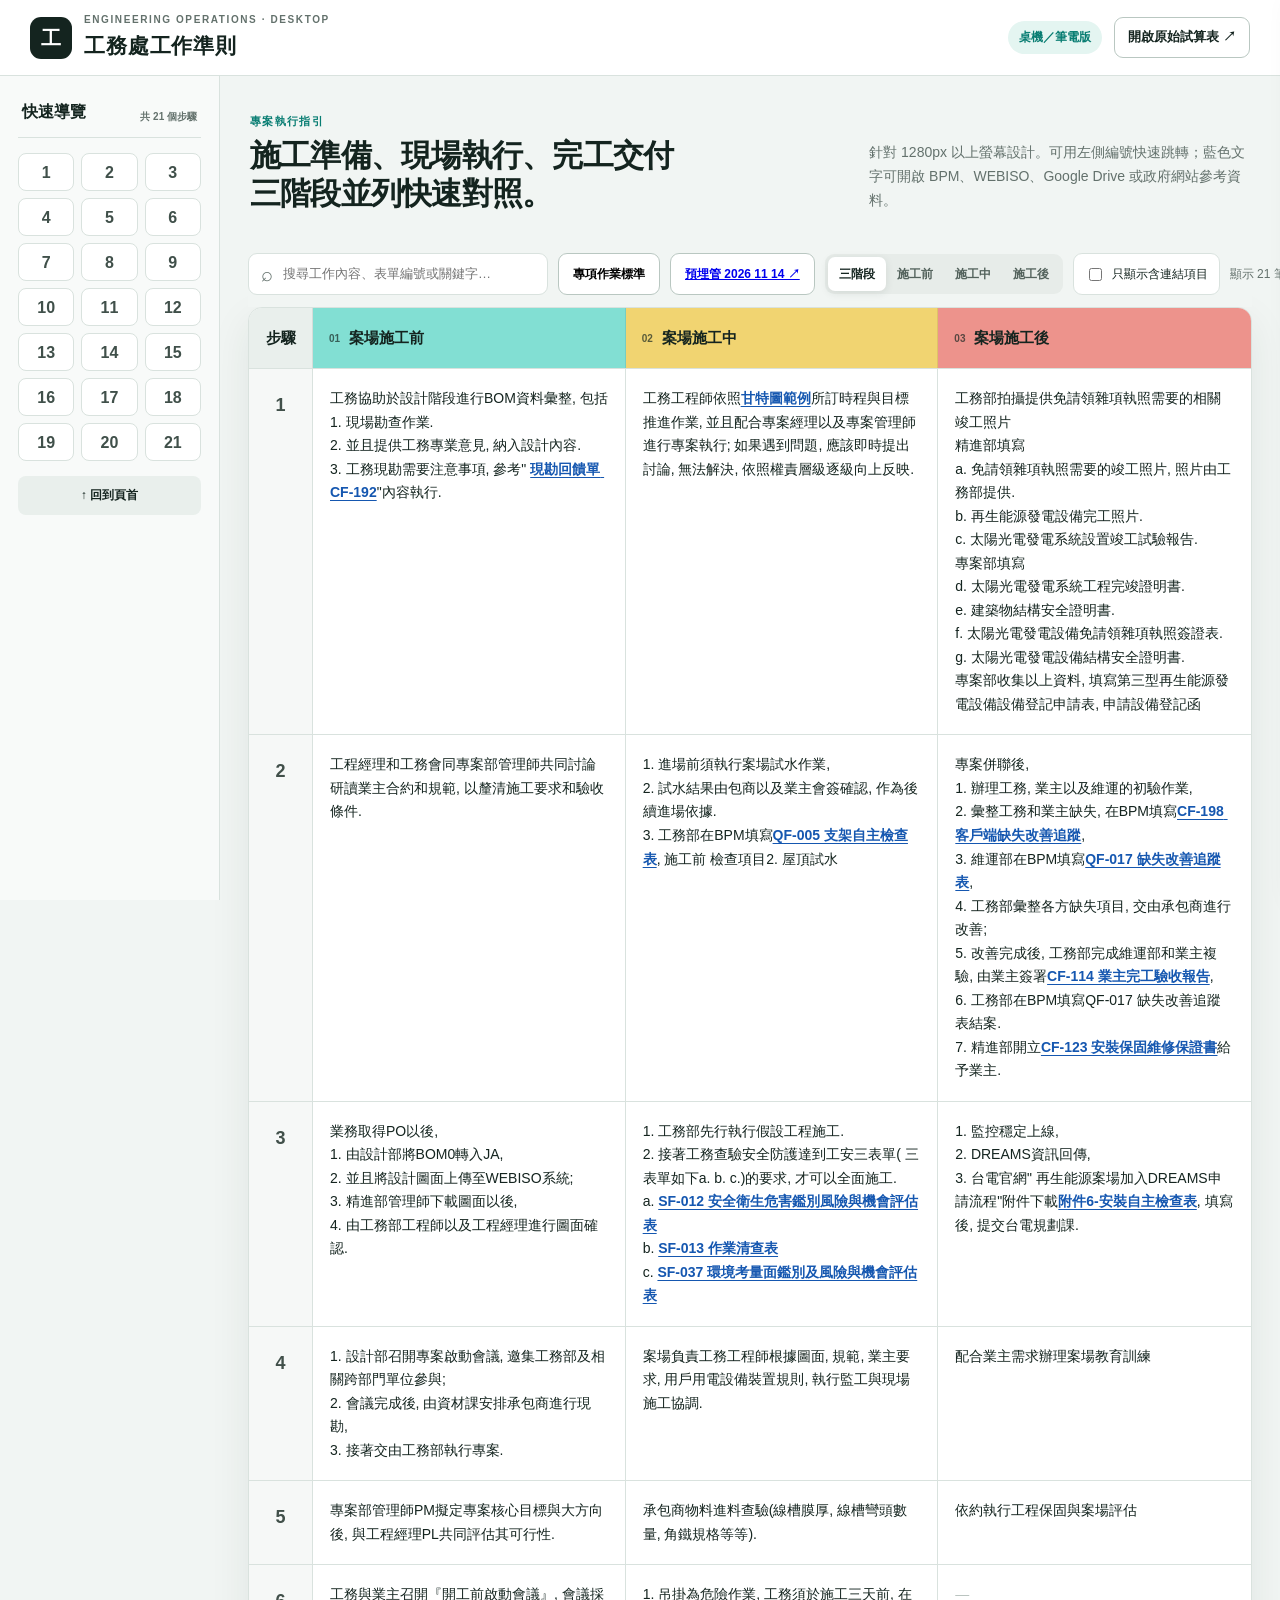
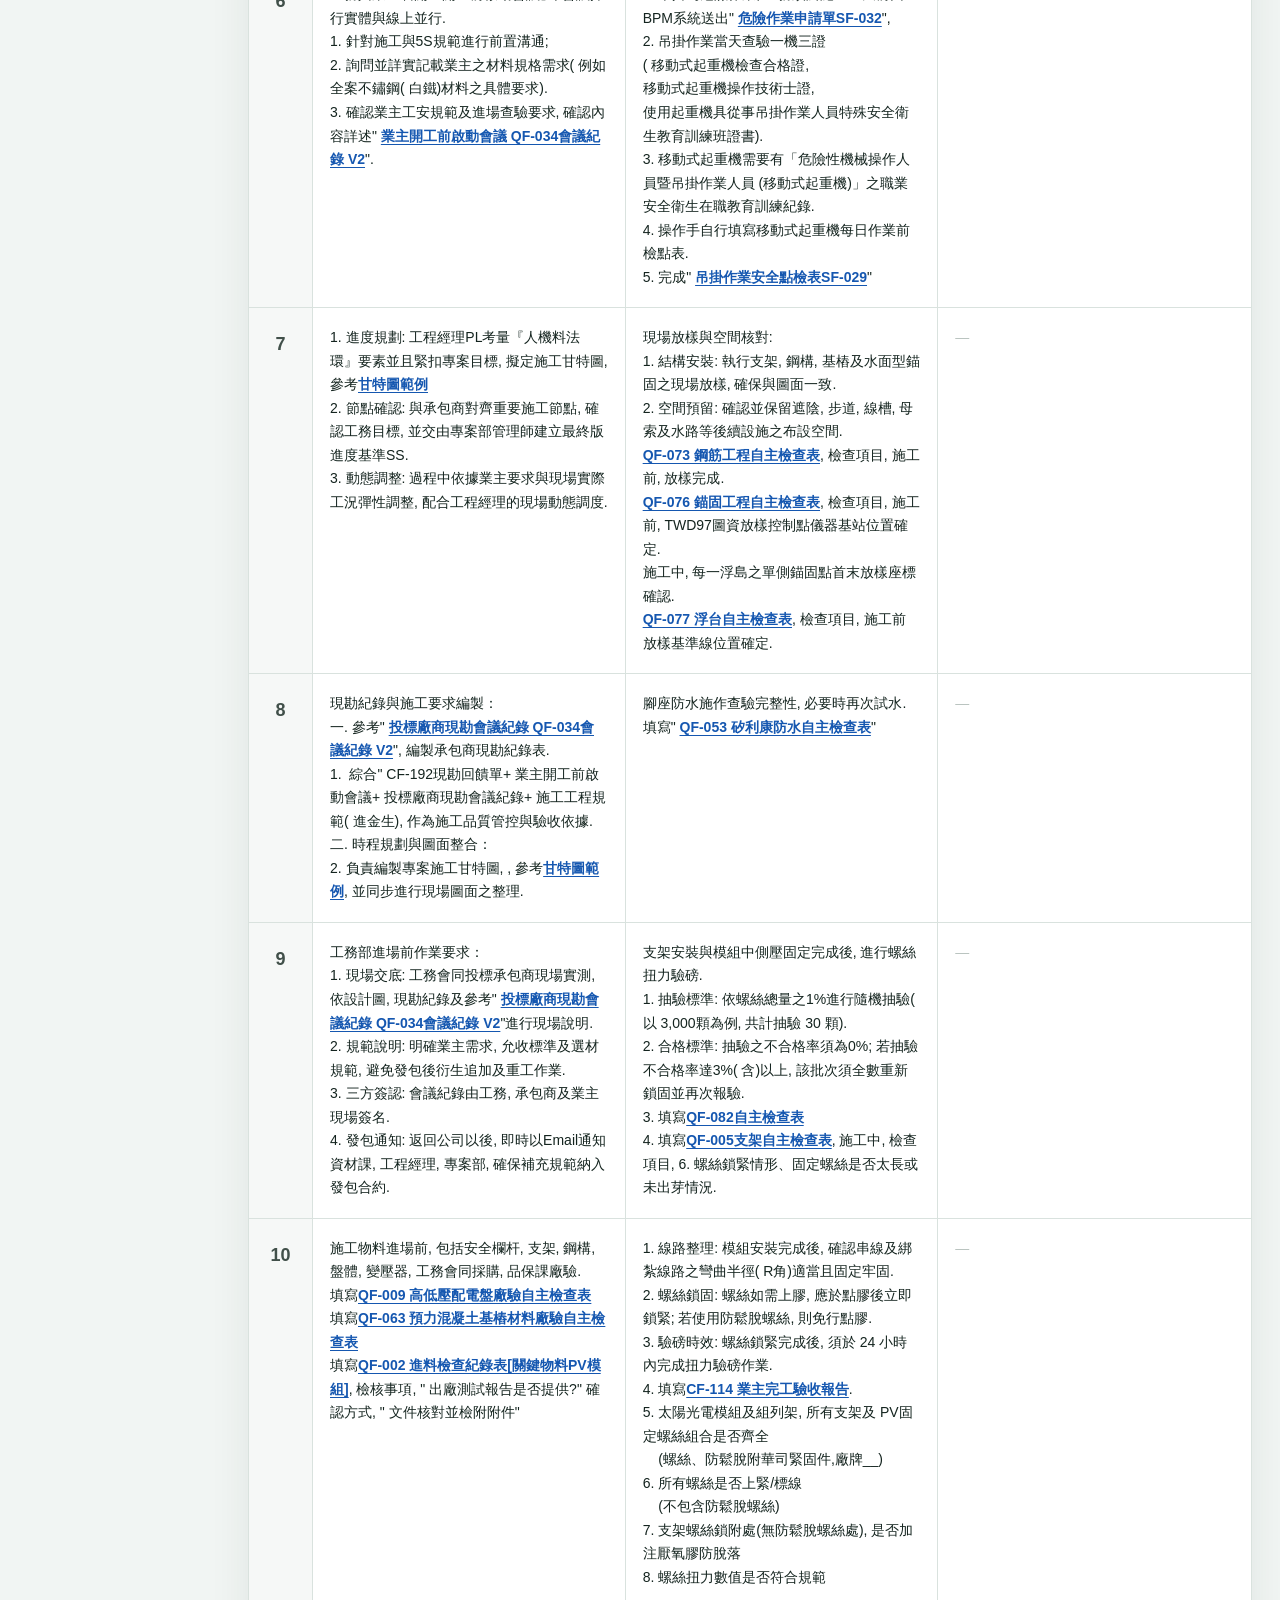
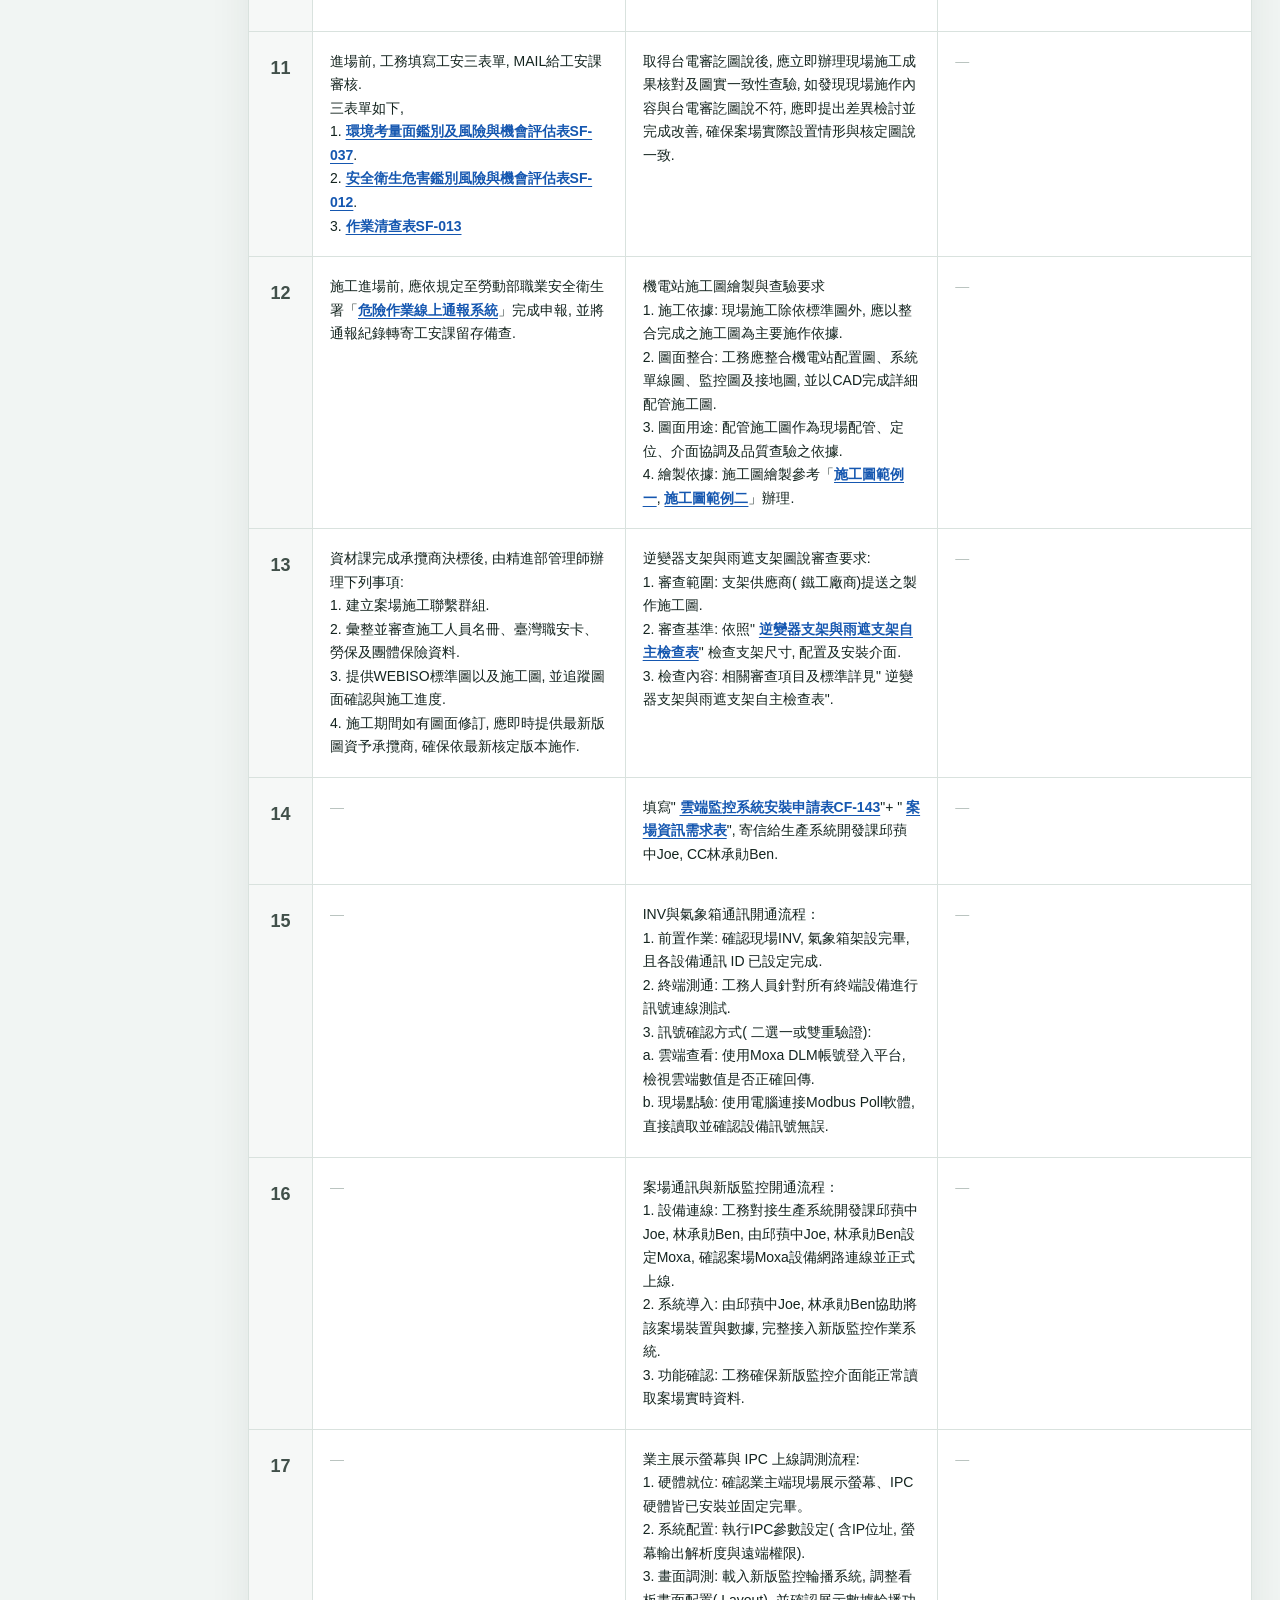
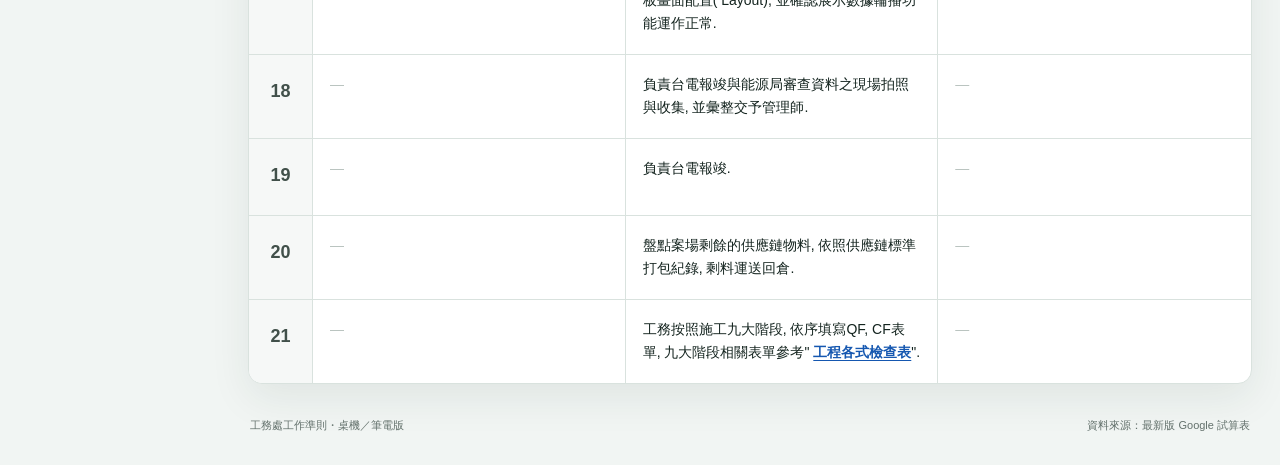
<file: index.html>
<!doctype html>
<html lang="zh-Hant">
<head>
  <meta charset="utf-8">
  <meta name="viewport" content="width=device-width,initial-scale=1">
  <meta name="description" content="工務處工作準則桌機版：施工前、施工中與施工後工作指引及參考表單">
  <title>工務處工作準則｜桌機版</title>
  <link rel="stylesheet" href="style.css">
</head>
<body>
  <header class="topbar">
    <div class="brand"><span class="brand-mark" aria-hidden="true">工</span><div><p class="eyebrow">ENGINEERING OPERATIONS · DESKTOP</p><h1>工務處工作準則</h1></div></div>
    <div class="header-actions"><span class="desktop-badge">桌機／筆電版</span><a class="source-link" href="https://docs.google.com/spreadsheets/d/1gBMufgeZN5NfxECtjKewOIs8gn62aR02M7CRxchHTWQ/edit" target="_blank" rel="noopener noreferrer">開啟原始試算表 ↗</a></div>
  </header>
  <div class="workspace">
    <aside class="sidebar" aria-label="步驟快速導覽">
      <div class="sidebar-title"><span>快速導覽</span><small>共 21 個步驟</small></div>
      <nav id="stepNav" class="step-nav"></nav>
      <button id="backToTop" class="back-top" type="button">↑ 回到頁首</button>
    </aside>
    <main>
      <section class="intro"><div><p class="kicker">專案執行指引</p><h2>施工準備、現場執行、完工交付<br>三階段並列快速對照。</h2></div><p class="intro-copy">針對 1280px 以上螢幕設計。可用左側編號快速跳轉；藍色文字可開啟 BPM、WEBISO、Google Drive 或政府網站參考資料。</p></section>
      <section class="control-bar" aria-label="內容篩選">
        <label class="search"><span aria-hidden="true">⌕</span><input id="searchInput" type="search" placeholder="搜尋工作內容、表單編號或關鍵字…" autocomplete="off"></label>
<button id="cableOpen" class="special-btn" type="button">
  專項作業標準
</button>
        <a class="special-btn" href="embedded-conduit-20261114.html">預埋管 2026 11 14 ↗</a>
        <nav class="stage-tabs" aria-label="施工階段"><button class="active" data-stage="all">三階段</button><button data-stage="before">施工前</button><button data-stage="during">施工中</button><button data-stage="after">施工後</button></nav>
        <label class="toggle"><input id="linksOnly" type="checkbox"><span>只顯示含連結項目</span></label>
        <span id="resultCount" class="result-count"></span>
      </section>
      <section class="guideline-shell">
        <div class="table-head"><div class="step-head">步驟</div><div class="stage-head before"><span>01</span>案場施工前</div><div class="stage-head during"><span>02</span>案場施工中</div><div class="stage-head after"><span>03</span>案場施工後</div></div>
        <div id="guidelineRows" class="guideline-rows"></div>
        <div id="emptyState" class="empty-state" hidden>找不到符合條件的工作項目。</div>
      </section>
      <footer><span>工務處工作準則・桌機／筆電版</span><span>資料來源：最新版 Google 試算表</span></footer>
    </main>
  </div>
  
<div id="cableOverlay" class="cable-overlay" hidden></div>

<aside id="cablePanel" class="cable-panel"
      aria-label="案場電纜報廢處理標準"
      aria-hidden="true">

  <div class="cable-header">
    <div>
      <small>工務處／專項作業標準 V1</small>
      <h2>案場電纜報廢處理標準</h2>
    </div>
    <button id="cableClose" type="button"
            aria-label="關閉查詢視窗">✕</button>
  </div>

  <div class="cable-body">
    

<section class="cable-section">
  <h3>太陽光電發電系統設計規範 V7</h3>
  <p>版次：2026/11/02｜設計三部</p>
  <p>包含系統設備規格、施工要求及標準圖。</p>

  <a href="https://drive.google.com/file/d/191LXZxrk0LIBOoqGJbNFPIChPQBLdpWG/view?usp=drive_link"
     target="_blank"
     rel="noopener noreferrer">
    開啟完整設計規範 ↗
  </a>
</section>

<section class="cable-section"><h3>預埋管 2026 11 14</h3><p>配電盤、監控盤、預埋配管與接地測試箱紀錄。</p><a href="embedded-conduit-20261114.html">開啟配管與接地紀錄 ↗</a></section>

<h3>選擇電纜種類</h3>

    <div class="cable-options">
      <label>
        <input type="radio" name="cableType"
               value="pv" checked>
        太陽能電纜 PV（4～6mm²）
      </label>

      <label>
        <input type="radio" name="cableType"
               value="xlpe">
        XLPE/PVC 電力電纜（8～300mm²）
      </label>

      <label>
        <input type="radio" name="cableType"
               value="hv">
        25kV（含）以上高壓電纜
      </label>
    </div>

    <div id="cableResult" aria-live="polite"></div>
  </div>
</aside>
<script src="script.js"></script>
</body>
</html>
</file>
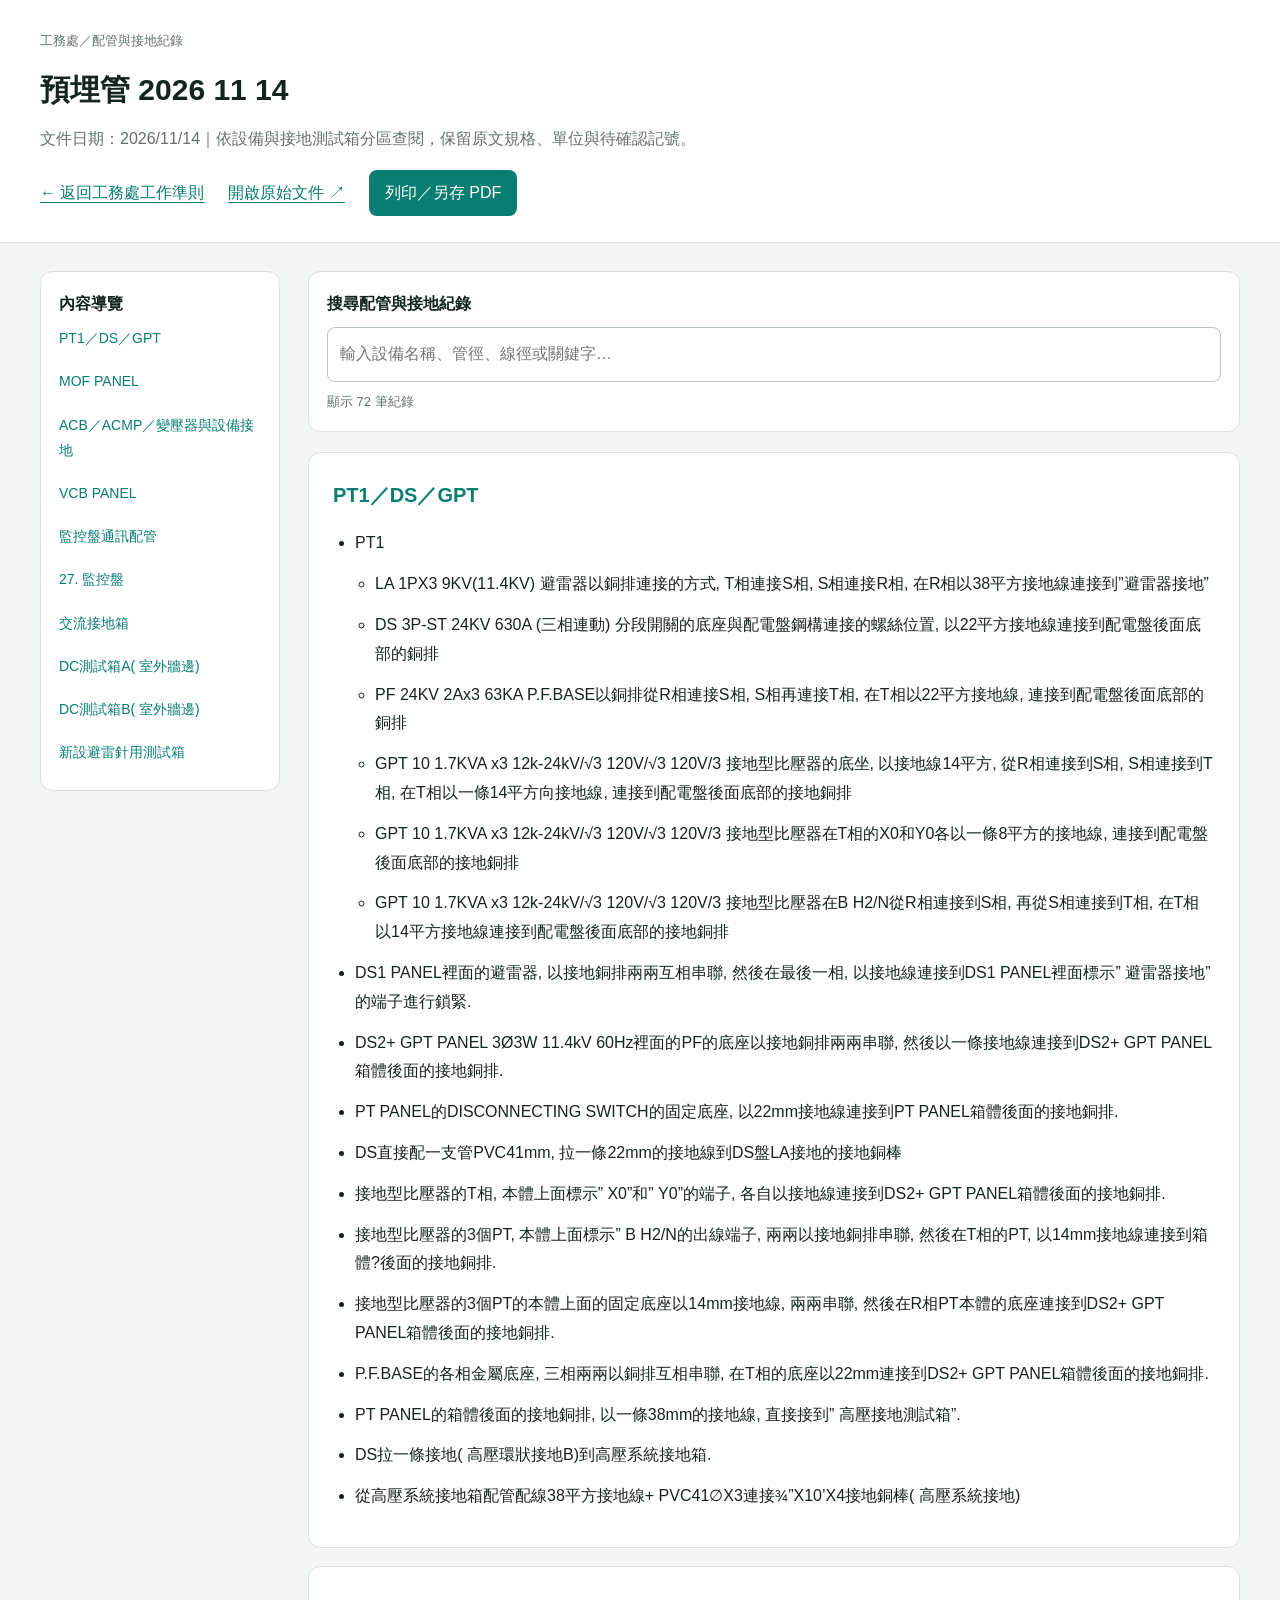
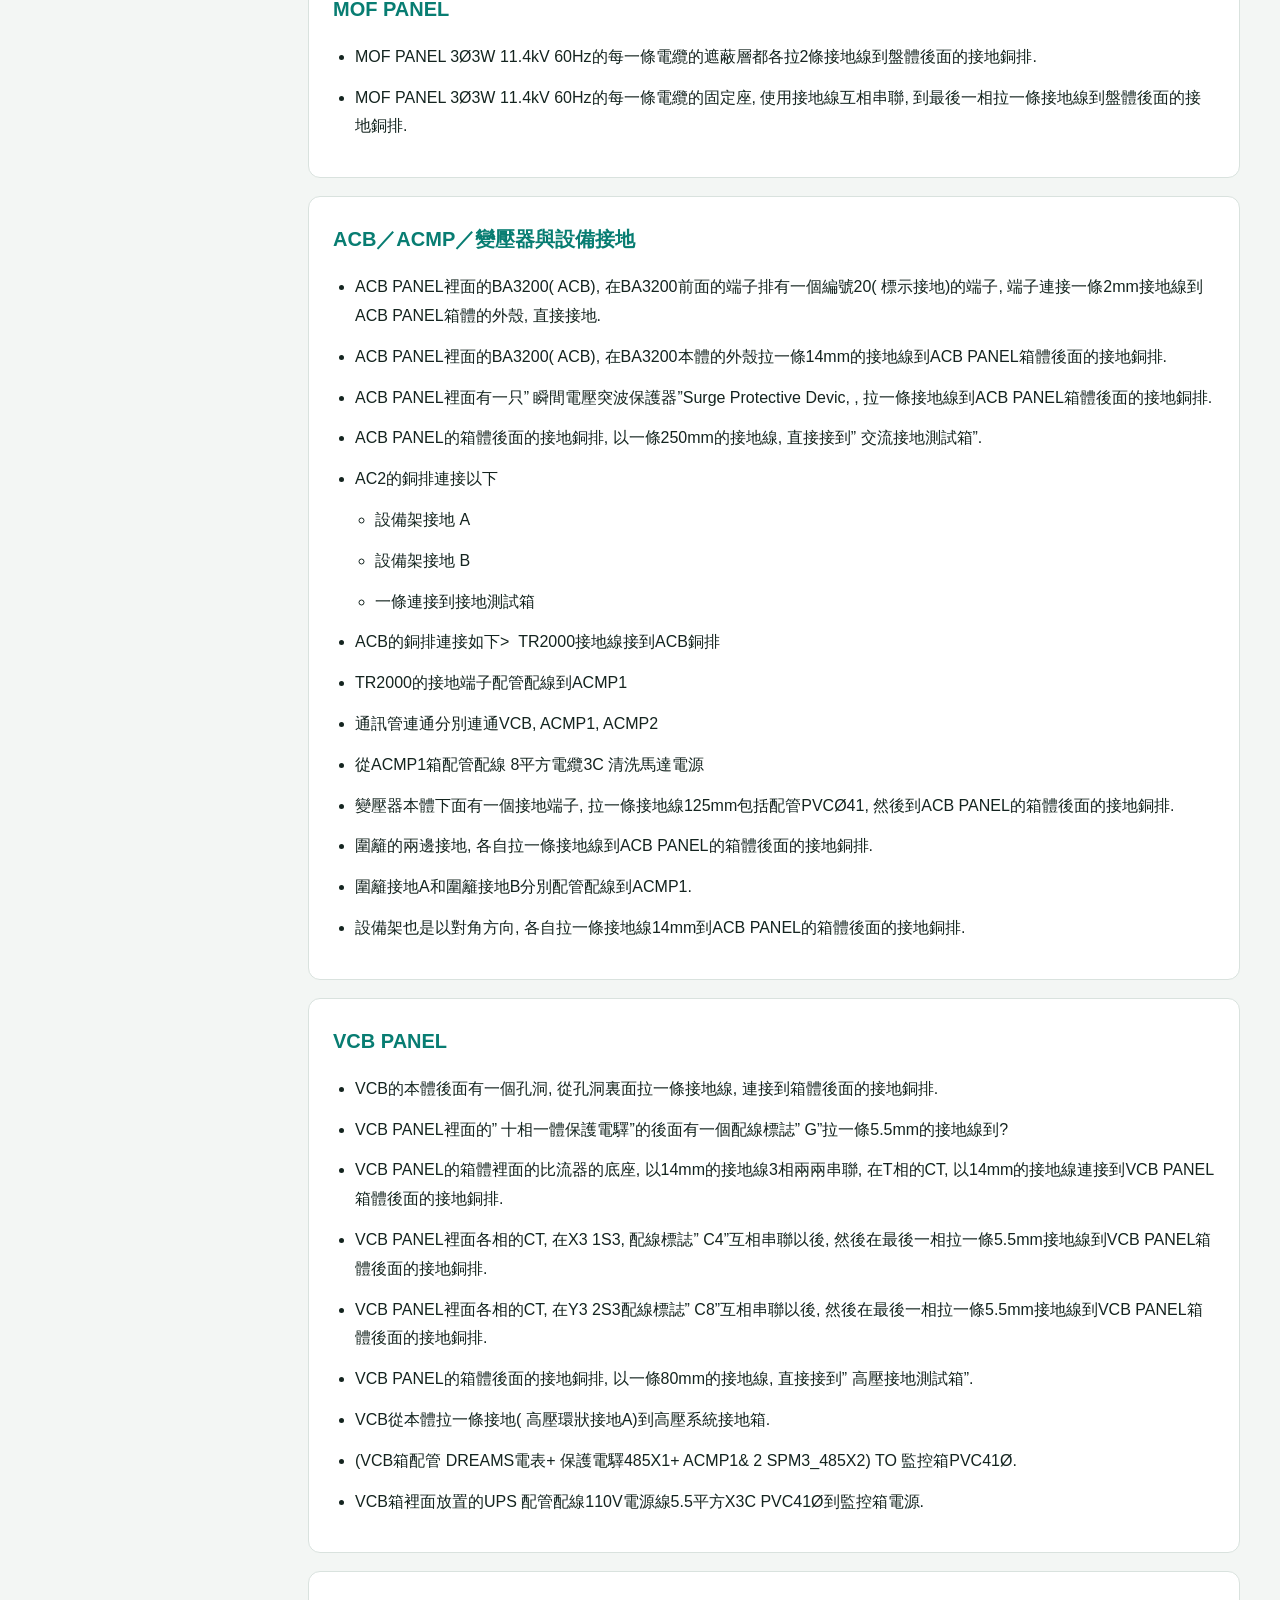
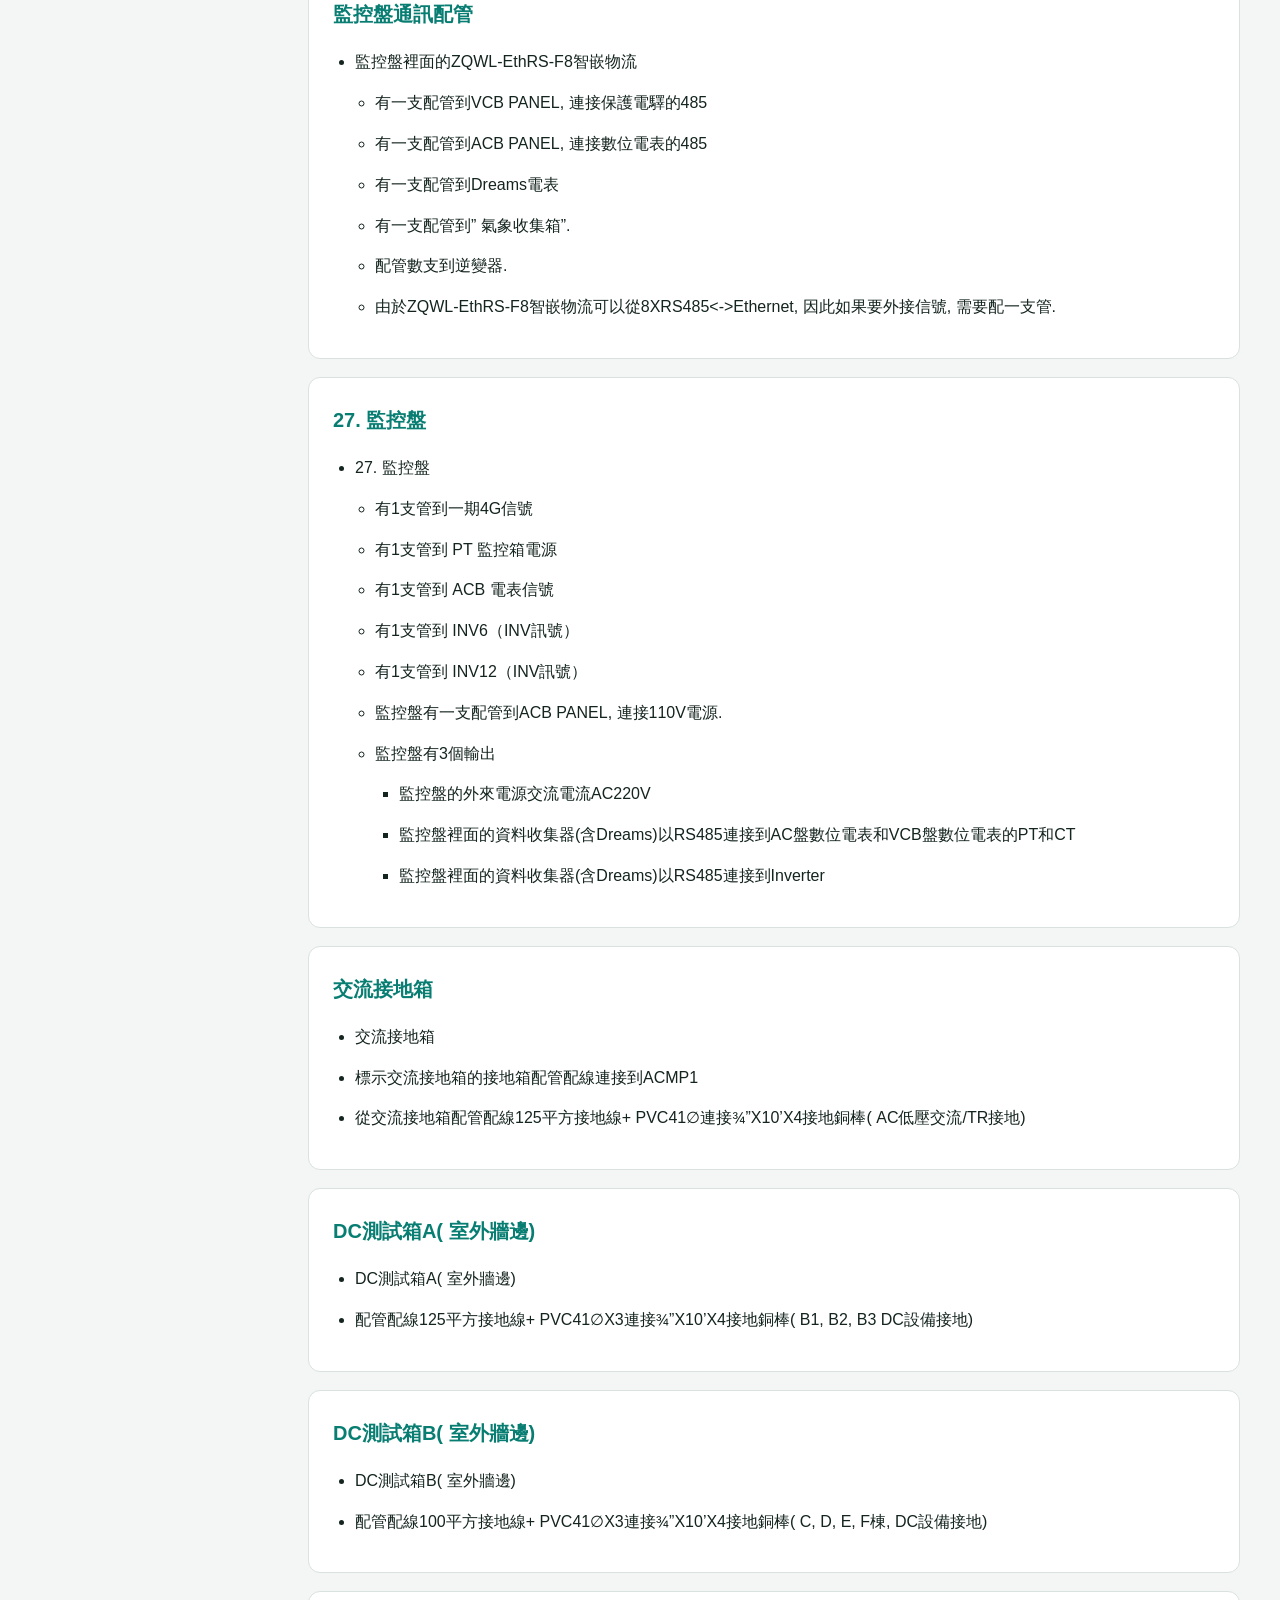
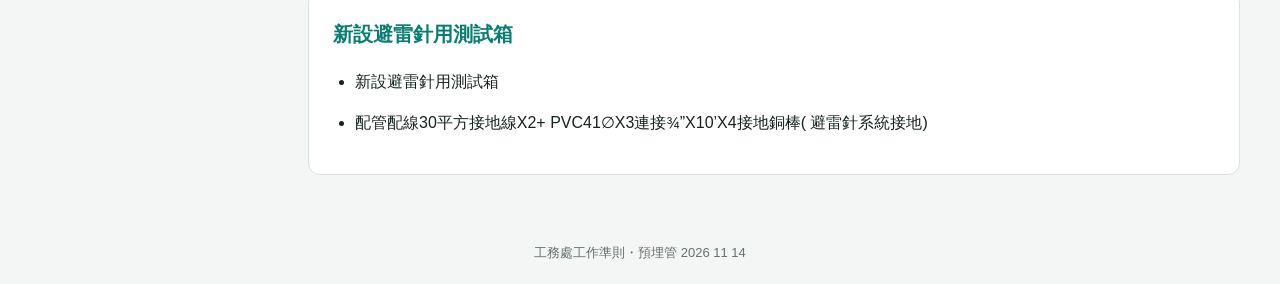
<file: embedded-conduit-20261114.html>
<!doctype html>
<html lang="zh-Hant">
<head><meta charset="utf-8"><meta name="viewport" content="width=device-width,initial-scale=1"><meta name="description" content="預埋管 2026 11 14：配電盤、監控盤、配管與接地紀錄。"><title>預埋管 2026 11 14｜工務處工作準則</title>
<style>
:root{font-family:"Microsoft JhengHei","Noto Sans TC",sans-serif;color:#14241f;background:#f3f6f4;line-height:1.8;scroll-behavior:smooth}*{box-sizing:border-box}body{margin:0}a{color:#087d72;text-underline-offset:4px}a:focus-visible,button:focus-visible,input:focus-visible{outline:3px solid #087d72;outline-offset:4px}header{background:white;border-bottom:1px solid #d9e2de;padding:26px max(24px,calc((100vw - 1200px)/2))}header small{color:#63716c}h1{font-size:30px;margin:8px 0}header p{margin:4px 0;color:#63716c}.actions{display:flex;flex-wrap:wrap;gap:12px 24px;align-items:center;margin-top:16px}button{background:#087d72;color:white;border:0;border-radius:8px;padding:9px 16px;font:inherit;cursor:pointer}.layout{max-width:1248px;margin:28px auto;display:grid;grid-template-columns:240px minmax(0,1fr);gap:28px;padding:0 24px}aside{align-self:start;position:sticky;top:20px;background:white;border:1px solid #d9e2de;border-radius:12px;padding:18px}nav{display:grid;gap:4px}nav a{padding:7px 0;font-size:14px;text-decoration:none}main{min-width:0}.search-bar{background:white;border:1px solid #d9e2de;border-radius:12px;padding:18px;margin-bottom:20px}.search-bar label{display:block;font-weight:700;margin-bottom:8px}input{width:100%;padding:12px;border:1px solid #b9c7c1;border-radius:8px;font:inherit}#count{display:block;margin-top:8px;color:#63716c;font-size:13px}.note-section{background:white;border:1px solid #d9e2de;border-radius:12px;padding:24px;margin-bottom:18px;scroll-margin-top:20px}.note-section h2{margin:0 0 16px;font-size:20px;color:#087d72}.note-section ul{padding-left:22px;margin:0}.note-section li{margin:12px 0;overflow-wrap:anywhere;white-space:pre-wrap}.nested{margin-left:20px!important;list-style-type:circle}.nested-deep{margin-left:44px!important;list-style-type:square}[hidden]{display:none!important}.empty{padding:24px;background:white;border-radius:12px}footer{text-align:center;padding:20px;color:#63716c;font-size:13px}@media(max-width:760px){h1{font-size:24px}.layout{grid-template-columns:1fr;padding:0 16px;margin-top:16px;gap:16px}aside{position:static}nav{grid-template-columns:repeat(2,minmax(0,1fr));gap:8px}.note-section{padding:20px}}@media print{body{background:white}aside,.search-bar,.actions,footer{display:none}.layout{display:block;max-width:none;margin:0;padding:0}.note-section{break-inside:avoid;border-radius:0;margin:0 0 12px;padding:14px}header{padding:0 0 16px}h1{font-size:24px}.note-section h2{font-size:18px}}
</style></head>
<body><header><small>工務處／配管與接地紀錄</small><h1>預埋管 2026 11 14</h1><p>文件日期：2026/11/14｜依設備與接地測試箱分區查閱，保留原文規格、單位與待確認記號。</p><div class="actions"><a href="index.html">← 返回工務處工作準則</a><a href="https://docs.google.com/document/d/1mmvgsEClSx2QxkV5pJVP_kas96Ht_s1cbfCfm8YY3eQ/edit?tab=t.0" target="_blank" rel="noopener noreferrer">開啟原始文件 ↗</a><button type="button" id="printButton">列印／另存 PDF</button></div></header>
<div class="layout"><aside aria-label="章節導覽"><strong>內容導覽</strong><nav><a href="#section-1">PT1／DS／GPT</a><a href="#section-2">MOF PANEL</a><a href="#section-3">ACB／ACMP／變壓器與設備接地</a><a href="#section-4">VCB PANEL</a><a href="#section-5">監控盤通訊配管</a><a href="#section-6">27. 監控盤</a><a href="#section-7">交流接地箱</a><a href="#section-8">DC測試箱A( 室外牆邊)</a><a href="#section-9">DC測試箱B( 室外牆邊)</a><a href="#section-10">新設避雷針用測試箱</a></nav></aside><main><div class="search-bar"><label for="noteSearch">搜尋配管與接地紀錄</label><input id="noteSearch" type="search" placeholder="輸入設備名稱、管徑、線徑或關鍵字…" autocomplete="off"><span id="count" role="status" aria-live="polite"></span></div><section class="note-section" id="section-1"><h2>PT1／DS／GPT</h2><ul><li class="">PT1</li>
<li class="nested">LA 1PX3 9KV(11.4KV) 避雷器以銅排連接的方式, T相連接S相, S相連接R相, 在R相以38平方接地線連接到”避雷器接地”</li>
<li class="nested">DS 3P-ST 24KV 630A (三相連動) 分段開關的底座與配電盤鋼構連接的螺絲位置, 以22平方接地線連接到配電盤後面底部的銅排</li>
<li class="nested">PF 24KV 2Ax3 63KA P.F.BASE以銅排從R相連接S相, S相再連接T相, 在T相以22平方接地線, 連接到配電盤後面底部的銅排</li>
<li class="nested">GPT 10 1.7KVA x3 12k-24kV/√3 120V/√3 120V/3 接地型比壓器的底坐, 以接地線14平方, 從R相連接到S相, S相連接到T相, 在T相以一條14平方向接地線, 連接到配電盤後面底部的接地銅排</li>
<li class="nested">GPT 10 1.7KVA x3 12k-24kV/√3 120V/√3 120V/3 接地型比壓器在T相的X0和Y0各以一條8平方的接地線, 連接到配電盤後面底部的接地銅排</li>
<li class="nested">GPT 10 1.7KVA x3 12k-24kV/√3 120V/√3 120V/3 接地型比壓器在B H2/N從R相連接到S相, 再從S相連接到T相, 在T相以14平方接地線連接到配電盤後面底部的接地銅排</li>
<li class="">DS1 PANEL裡面的避雷器, 以接地銅排兩兩互相串聯, 然後在最後一相, 以接地線連接到DS1 PANEL裡面標示” 避雷器接地”的端子進行鎖緊.</li>
<li class="">DS2+ GPT PANEL 3Ø3W 11.4kV 60Hz裡面的PF的底座以接地銅排兩兩串聯, 然後以一條接地線連接到DS2+ GPT PANEL箱體後面的接地銅排.</li>
<li class="">PT PANEL的DISCONNECTING SWITCH的固定底座, 以22mm接地線連接到PT PANEL箱體後面的接地銅排.</li>
<li class="">DS直接配一支管PVC41mm, 拉一條22mm的接地線到DS盤LA接地的接地銅棒</li>
<li class="">接地型比壓器的T相, 本體上面標示” X0”和” Y0”的端子, 各自以接地線連接到DS2+ GPT PANEL箱體後面的接地銅排.</li>
<li class="">接地型比壓器的3個PT, 本體上面標示” B H2/N的出線端子, 兩兩以接地銅排串聯, 然後在T相的PT, 以14mm接地線連接到箱體?後面的接地銅排.</li>
<li class="">接地型比壓器的3個PT的本體上面的固定底座以14mm接地線, 兩兩串聯, 然後在R相PT本體的底座連接到DS2+ GPT PANEL箱體後面的接地銅排.</li>
<li class="">P.F.BASE的各相金屬底座, 三相兩兩以銅排互相串聯, 在T相的底座以22mm連接到DS2+ GPT PANEL箱體後面的接地銅排.</li>
<li class="">PT PANEL的箱體後面的接地銅排, 以一條38mm的接地線, 直接接到” 高壓接地測試箱”.</li>
<li class="">DS拉一條接地( 高壓環狀接地B)到高壓系統接地箱.</li>
<li class="">從高壓系統接地箱配管配線38平方接地線+ PVC41∅X3連接¾”X10’X4接地銅棒( 高壓系統接地)</li></ul></section>
<section class="note-section" id="section-2"><h2>MOF PANEL</h2><ul><li class="">MOF PANEL 3Ø3W 11.4kV 60Hz的每一條電纜的遮蔽層都各拉2條接地線到盤體後面的接地銅排.</li>
<li class="">MOF PANEL 3Ø3W 11.4kV 60Hz的每一條電纜的固定座, 使用接地線互相串聯, 到最後一相拉一條接地線到盤體後面的接地銅排.</li></ul></section>
<section class="note-section" id="section-3"><h2>ACB／ACMP／變壓器與設備接地</h2><ul><li class="">ACB PANEL裡面的BA3200( ACB), 在BA3200前面的端子排有一個編號20( 標示接地)的端子, 端子連接一條2mm接地線到ACB PANEL箱體的外殼, 直接接地.</li>
<li class="">ACB PANEL裡面的BA3200( ACB), 在BA3200本體的外殼拉一條14mm的接地線到ACB PANEL箱體後面的接地銅排.</li>
<li class="">ACB PANEL裡面有一只” 瞬間電壓突波保護器”Surge Protective Devic, , 拉一條接地線到ACB PANEL箱體後面的接地銅排.</li>
<li class="">ACB PANEL的箱體後面的接地銅排, 以一條250mm的接地線, 直接接到” 交流接地測試箱”.</li>
<li class="">AC2的銅排連接以下</li>
<li class="nested">設備架接地 A</li>
<li class="nested">設備架接地 B</li>
<li class="nested">一條連接到接地測試箱</li>
<li class="">ACB的銅排連接如下&gt;  TR2000接地線接到ACB銅排</li>
<li class="">TR2000的接地端子配管配線到ACMP1</li>
<li class="">通訊管連通分別連通VCB, ACMP1, ACMP2</li>
<li class="">從ACMP1箱配管配線 8平方電纜3C 清洗馬達電源</li>
<li class="">變壓器本體下面有一個接地端子, 拉一條接地線125mm包括配管PVCØ41, 然後到ACB PANEL的箱體後面的接地銅排.</li>
<li class="">圍籬的兩邊接地, 各自拉一條接地線到ACB PANEL的箱體後面的接地銅排.</li>
<li class="">圍籬接地A和圍籬接地B分別配管配線到ACMP1.</li>
<li class="">設備架也是以對角方向, 各自拉一條接地線14mm到ACB PANEL的箱體後面的接地銅排.</li></ul></section>
<section class="note-section" id="section-4"><h2>VCB PANEL</h2><ul><li class="">VCB的本體後面有一個孔洞, 從孔洞裏面拉一條接地線, 連接到箱體後面的接地銅排.</li>
<li class="">VCB PANEL裡面的” 十相一體保護電驛”的後面有一個配線標誌” G”拉一條5.5mm的接地線到?</li>
<li class="">VCB PANEL的箱體裡面的比流器的底座, 以14mm的接地線3相兩兩串聯, 在T相的CT, 以14mm的接地線連接到VCB PANEL箱體後面的接地銅排.</li>
<li class="">VCB PANEL裡面各相的CT, 在X3 1S3, 配線標誌” C4”互相串聯以後, 然後在最後一相拉一條5.5mm接地線到VCB PANEL箱體後面的接地銅排.</li>
<li class="">VCB PANEL裡面各相的CT, 在Y3 2S3配線標誌” C8”互相串聯以後, 然後在最後一相拉一條5.5mm接地線到VCB PANEL箱體後面的接地銅排.</li>
<li class="">VCB PANEL的箱體後面的接地銅排, 以一條80mm的接地線, 直接接到” 高壓接地測試箱”.</li>
<li class="">VCB從本體拉一條接地( 高壓環狀接地A)到高壓系統接地箱.</li>
<li class="">(VCB箱配管 DREAMS電表+ 保護電驛485X1+ ACMP1&amp; 2 SPM3_485X2) TO 監控箱PVC41Ø.</li>
<li class="">VCB箱裡面放置的UPS 配管配線110V電源線5.5平方X3C PVC41Ø到監控箱電源.</li></ul></section>
<section class="note-section" id="section-5"><h2>監控盤通訊配管</h2><ul><li class="">監控盤裡面的ZQWL-EthRS-F8智嵌物流</li>
<li class="nested">有一支配管到VCB PANEL, 連接保護電驛的485</li>
<li class="nested">有一支配管到ACB PANEL, 連接數位電表的485</li>
<li class="nested">有一支配管到Dreams電表</li>
<li class="nested">有一支配管到” 氣象收集箱”.</li>
<li class="nested">配管數支到逆變器.</li>
<li class="nested">由於ZQWL-EthRS-F8智嵌物流可以從8XRS485&lt;-&gt;Ethernet, 因此如果要外接信號, 需要配一支管.</li></ul></section>
<section class="note-section" id="section-6"><h2>27. 監控盤</h2><ul><li class="">27. 監控盤</li>
<li class="nested">有1支管到一期4G信號</li>
<li class="nested">有1支管到 PT 監控箱電源</li>
<li class="nested">有1支管到 ACB 電表信號</li>
<li class="nested">有1支管到 INV6（INV訊號）</li>
<li class="nested">有1支管到 INV12（INV訊號）</li>
<li class="nested">監控盤有一支配管到ACB PANEL, 連接110V電源.</li>
<li class="nested">監控盤有3個輸出</li>
<li class="nested-deep">監控盤的外來電源交流電流AC220V</li>
<li class="nested-deep">監控盤裡面的資料收集器(含Dreams)以RS485連接到AC盤數位電表和VCB盤數位電表的PT和CT</li>
<li class="nested-deep">監控盤裡面的資料收集器(含Dreams)以RS485連接到Inverter</li></ul></section>
<section class="note-section" id="section-7"><h2>交流接地箱</h2><ul><li class="">交流接地箱</li>
<li class="">標示交流接地箱的接地箱配管配線連接到ACMP1</li>
<li class="">從交流接地箱配管配線125平方接地線+ PVC41∅連接¾”X10’X4接地銅棒( AC低壓交流/TR接地)</li></ul></section>
<section class="note-section" id="section-8"><h2>DC測試箱A( 室外牆邊)</h2><ul><li class="">DC測試箱A( 室外牆邊)</li>
<li class="">配管配線125平方接地線+ PVC41∅X3連接¾”X10’X4接地銅棒( B1, B2, B3 DC設備接地)</li></ul></section>
<section class="note-section" id="section-9"><h2>DC測試箱B( 室外牆邊)</h2><ul><li class="">DC測試箱B( 室外牆邊)</li>
<li class="">配管配線100平方接地線+ PVC41∅X3連接¾”X10’X4接地銅棒( C, D, E, F棟, DC設備接地)</li></ul></section>
<section class="note-section" id="section-10"><h2>新設避雷針用測試箱</h2><ul><li class="">新設避雷針用測試箱</li>
<li class="">配管配線30平方接地線X2+ PVC41∅X3連接¾”X10’X4接地銅棒( 避雷針系統接地)</li></ul></section><p class="empty" id="noResults" hidden>找不到符合的內容，請更換關鍵字。</p></main></div><footer>工務處工作準則・預埋管 2026 11 14</footer>
<script>
const search=document.getElementById("noteSearch"),sections=[...document.querySelectorAll(".note-section")];
function filterNotes(){const query=search.value.trim().toLowerCase();let count=0;sections.forEach(section=>{const titleMatch=section.querySelector("h2").textContent.toLowerCase().includes(query);const items=[...section.querySelectorAll("li")];items.forEach(item=>{item.hidden=!!query&&!titleMatch&&!item.textContent.toLowerCase().includes(query);if(!item.hidden)count++});section.hidden=items.every(item=>item.hidden);document.querySelector('nav a[href="#'+section.id+'"]').hidden=section.hidden});document.getElementById("count").textContent="顯示 "+count+" 筆紀錄";document.getElementById("noResults").hidden=count!==0}
search.addEventListener("input",filterNotes);document.getElementById("printButton").addEventListener("click",()=>window.print());filterNotes();
</script></body></html>
</file>
<file: style.css>
:root{--ink:#14241f;--muted:#63716c;--line:#d9e2de;--paper:#fff;--bg:#f1f5f3;--before:#087d72;--during:#9b6505;--after:#ae3c37;--link:#1557b0;--sidebar:220px;--top:76px;--shadow:0 14px 40px rgba(28,52,44,.08)}
*{box-sizing:border-box}html{scroll-behavior:smooth;scroll-padding-top:154px}body{margin:0;background:var(--bg);color:var(--ink);font-family:"Microsoft JhengHei","Noto Sans TC",Arial,sans-serif;line-height:1.7;min-width:1100px}.topbar{height:var(--top);padding:0 30px;display:flex;align-items:center;justify-content:space-between;background:rgba(255,255,255,.96);border-bottom:1px solid var(--line);position:sticky;top:0;z-index:30;backdrop-filter:blur(10px)}.brand{display:flex;gap:12px;align-items:center}.brand-mark{width:42px;height:42px;border-radius:11px;display:grid;place-items:center;background:var(--ink);color:#fff;font-weight:800;font-size:20px}.brand p,.brand h1{margin:0}.eyebrow{font-size:10px;letter-spacing:.16em;color:var(--muted);font-weight:700}.brand h1{font-size:21px;letter-spacing:.04em}.header-actions{display:flex;align-items:center;gap:12px}.desktop-badge{font-size:12px;font-weight:800;color:var(--before);background:#e4f5f1;padding:6px 11px;border-radius:999px}.source-link{color:var(--ink);text-decoration:none;border:1px solid #b9c7c1;border-radius:9px;padding:8px 13px;font-size:13px;font-weight:700}.source-link:hover{background:var(--ink);color:#fff}.workspace{display:grid;grid-template-columns:var(--sidebar) minmax(0,1fr);max-width:1920px;margin:auto}.sidebar{height:calc(100vh - var(--top));position:sticky;top:var(--top);padding:22px 18px;border-right:1px solid var(--line);background:#f8faf9;overflow:auto}.sidebar-title{display:flex;justify-content:space-between;align-items:end;padding:0 4px 12px;border-bottom:1px solid var(--line);font-weight:800}.sidebar-title small{color:var(--muted);font-size:10px;font-weight:600}.step-nav{display:grid;grid-template-columns:repeat(3,1fr);gap:7px;padding:15px 0}.step-nav button{height:38px;border:1px solid var(--line);border-radius:8px;background:#fff;color:#40504a;font:inherit;font-weight:800;cursor:pointer}.step-nav button:hover,.step-nav button.active{color:#fff;background:var(--ink);border-color:var(--ink)}.step-nav button[hidden]{display:none}.back-top{width:100%;border:0;border-radius:8px;background:#e9efec;color:var(--ink);padding:9px;font:inherit;font-size:12px;font-weight:800;cursor:pointer}.back-top:hover{background:#dce6e1}main{width:100%;min-width:0;padding:0 28px}.intro{padding:36px 2px 28px;display:grid;grid-template-columns:minmax(520px,1.2fr) minmax(320px,.8fr);gap:48px;align-items:end}.kicker{margin:0 0 6px;color:var(--before);font-weight:800;letter-spacing:.12em;font-size:11px}.intro h2{font-size:clamp(28px,2.4vw,42px);line-height:1.24;margin:0;letter-spacing:-.025em}.intro-copy{margin:0;color:var(--muted);font-size:14px;max-width:560px}.control-bar{position:sticky;top:var(--top);z-index:22;display:flex;align-items:center;gap:10px;padding:12px 0;background:var(--bg)}.search{height:42px;min-width:300px;max-width:480px;flex:1;display:flex;align-items:center;gap:8px;background:#fff;border:1px solid var(--line);border-radius:9px;padding:0 12px}.search span{font-size:20px;color:var(--muted)}.search input{width:100%;border:0;outline:0;background:transparent;font:inherit;font-size:13px;color:inherit}.stage-tabs{display:flex;background:#e7ece9;border-radius:9px;padding:3px}.stage-tabs button{border:0;background:transparent;border-radius:7px;padding:7px 11px;white-space:nowrap;font:inherit;font-size:12px;font-weight:800;color:#53625c;cursor:pointer}.stage-tabs button.active{background:#fff;color:var(--ink);box-shadow:0 2px 8px rgba(25,45,38,.1)}.toggle{height:42px;display:flex;align-items:center;gap:7px;padding:0 11px;border:1px solid var(--line);border-radius:9px;background:#fff;font-size:12px;cursor:pointer;white-space:nowrap}.toggle input{accent-color:var(--before)}.result-count{margin-left:auto;color:var(--muted);font-size:12px;white-space:nowrap}.guideline-shell{background:var(--paper);border:1px solid var(--line);border-radius:14px;box-shadow:var(--shadow);overflow:clip;margin-bottom:28px}.table-head,.guideline-row{display:grid;grid-template-columns:64px repeat(3,minmax(250px,1fr))}.guideline-shell:not([data-stage="all"]) .table-head{grid-template-columns:64px minmax(0,1fr)}.guideline-shell[data-stage="before"] .stage-head:not(.before),.guideline-shell[data-stage="during"] .stage-head:not(.during),.guideline-shell[data-stage="after"] .stage-head:not(.after){display:none}.table-head{position:sticky;top:calc(var(--top) + 66px);z-index:20;border-bottom:1px solid var(--line)}.table-head>div{min-height:60px;display:flex;align-items:center;padding:11px 16px;font-size:15px;font-weight:800;border-right:1px solid rgba(0,0,0,.08)}.table-head>div:last-child{border-right:0}.step-head{justify-content:center;background:#e9efec}.stage-head span{font-size:10px;opacity:.68;margin-right:9px}.stage-head.before{background:#82dfd3}.stage-head.during{background:#f1d471}.stage-head.after{background:#ed938c}.guideline-row{border-bottom:1px solid var(--line);scroll-margin-top:150px}.guideline-row:last-child{border-bottom:0}.step-cell{background:#f6f8f7;display:flex;align-items:flex-start;justify-content:center;padding-top:21px;font-size:18px;font-weight:800;color:#41504a;border-right:1px solid var(--line)}.content-cell{padding:18px 17px;white-space:pre-wrap;font-size:14px;line-height:1.68;border-right:1px solid var(--line);min-height:76px;overflow-wrap:anywhere}.content-cell:last-child{border-right:0}.content-cell:empty:after{content:"—";color:#bac4c0}.content-cell a{color:var(--link);font-weight:700;text-decoration-thickness:1px;text-underline-offset:3px}.content-cell a:hover{color:#0a3e80;background:#eaf2ff}.guideline-row:hover .content-cell{background:#fbfcfb}.stage-hidden{display:none}.guideline-shell:not([data-stage="all"]) .guideline-row{grid-template-columns:64px minmax(0,1fr)}.guideline-shell[data-stage="all"] .content-cell[data-stage="before"]{grid-column:2}.guideline-shell[data-stage="all"] .content-cell[data-stage="during"]{grid-column:3}.guideline-shell[data-stage="all"] .content-cell[data-stage="after"]{grid-column:4}.empty-state{text-align:center;padding:65px 20px;color:var(--muted)}footer{padding:4px 2px 30px;color:var(--muted);display:flex;justify-content:space-between;font-size:11px}
@media(max-width:1250px){:root{--sidebar:190px}main{padding:0 20px}.intro{grid-template-columns:1fr;gap:12px}.control-bar{gap:7px}.search{min-width:260px}.stage-tabs button{padding:7px 8px}.content-cell{font-size:13px;padding:16px 14px}}
@media print{body{min-width:0;background:#fff}.topbar,.sidebar,.control-bar,footer{display:none}.workspace{display:block}.intro{padding:10px 0 18px}.guideline-shell{box-shadow:none}.table-head{position:static}.content-cell{font-size:10px;padding:9px}.step-cell{font-size:12px;padding-top:9px}main{padding:0}}

/* 專項作業標準入口 */
.special-btn {
  border: 1px solid #b9c7c1;
  background: white;
  border-radius: 9px;
  padding: 10px 14px;
  font: inherit;
  font-size: 12px;
  font-weight: 800;
  white-space: nowrap;
  cursor: pointer;
}
.special-btn:hover {
  background: #e4f5f1;
}

/* 遮罩 */
.cable-overlay[hidden] {
  display: none;
}
.cable-overlay {
  position: fixed;
  inset: 0;
  background: rgba(0,0,0,.35);
  z-index: 100;
}

/* 右側抽屜 */
.cable-panel {
  position: fixed;
  right: 0;
  top: 0;
  width: min(580px, 100vw);
  height: 100vh;
  height: 100dvh;
  background: #fff;
  z-index: 101;
  box-shadow: -8px 0 30px rgba(0,0,0,.15);
  transform: translateX(105%);
  transition: transform .25s ease;
  display: flex;
  flex-direction: column;
}
.cable-panel.open {
  transform: translateX(0);
}
.cable-header {
  display: flex;
  justify-content: space-between;
  align-items: flex-start;
  padding: 22px;
  border-bottom: 1px solid #d9e2de;
}
.cable-header small {
  color: #63716c;
}
.cable-header h2 {
  font-size: 21px;
  margin: 4px 0 0;
}
#cableClose {
  border: 0;
  background: #e9efec;
  padding: 8px 13px;
  border-radius: 8px;
  cursor: pointer;
}
.cable-body {
  padding: 22px;
  overflow-y: auto;
  flex: 1;
}
.cable-body h3 {
  margin: 0 0 12px;
}
.cable-options {
  display: grid;
  gap: 9px;
  margin-bottom: 24px;
}
.cable-options label {
  border: 1px solid #d9e2de;
  border-radius: 9px;
  padding: 11px;
  cursor: pointer;
}
.cable-options label:has(input:checked) {
  background: #e4f5f1;
  border-color: #087d72;
}
.cable-options input {
  accent-color: #087d72;
  margin-right: 8px;
}

/* 查詢結果 */
.cable-section {
  background: #f8faf9;
  border: 1px solid #d9e2de;
  border-radius: 11px;
  margin-bottom: 13px;
  padding: 16px;
}
.cable-section h3 {
  color: #14241f;
  font-size: 16px;
  margin: 0 0 10px;
}
.cable-section ol {
  margin: 0;
  padding-left: 24px;
}
.cable-section li {
  margin: 5px 0;
}
.cable-section h4 {
  margin: 12px 0 6px;
  color: #087d72;
}
.cable-section h4:first-of-type {
  margin-top: 0;
}
.cable-section li,
.cable-section p {
  font-size: 14px;
  line-height: 1.8;
}
body.cable-open {
  overflow: hidden;
}

@media (max-width: 600px) {
  .cable-header, .cable-body {
    padding: 16px;
  }
  .cable-header h2 {
    font-size: 18px;
  }
}
</file>
